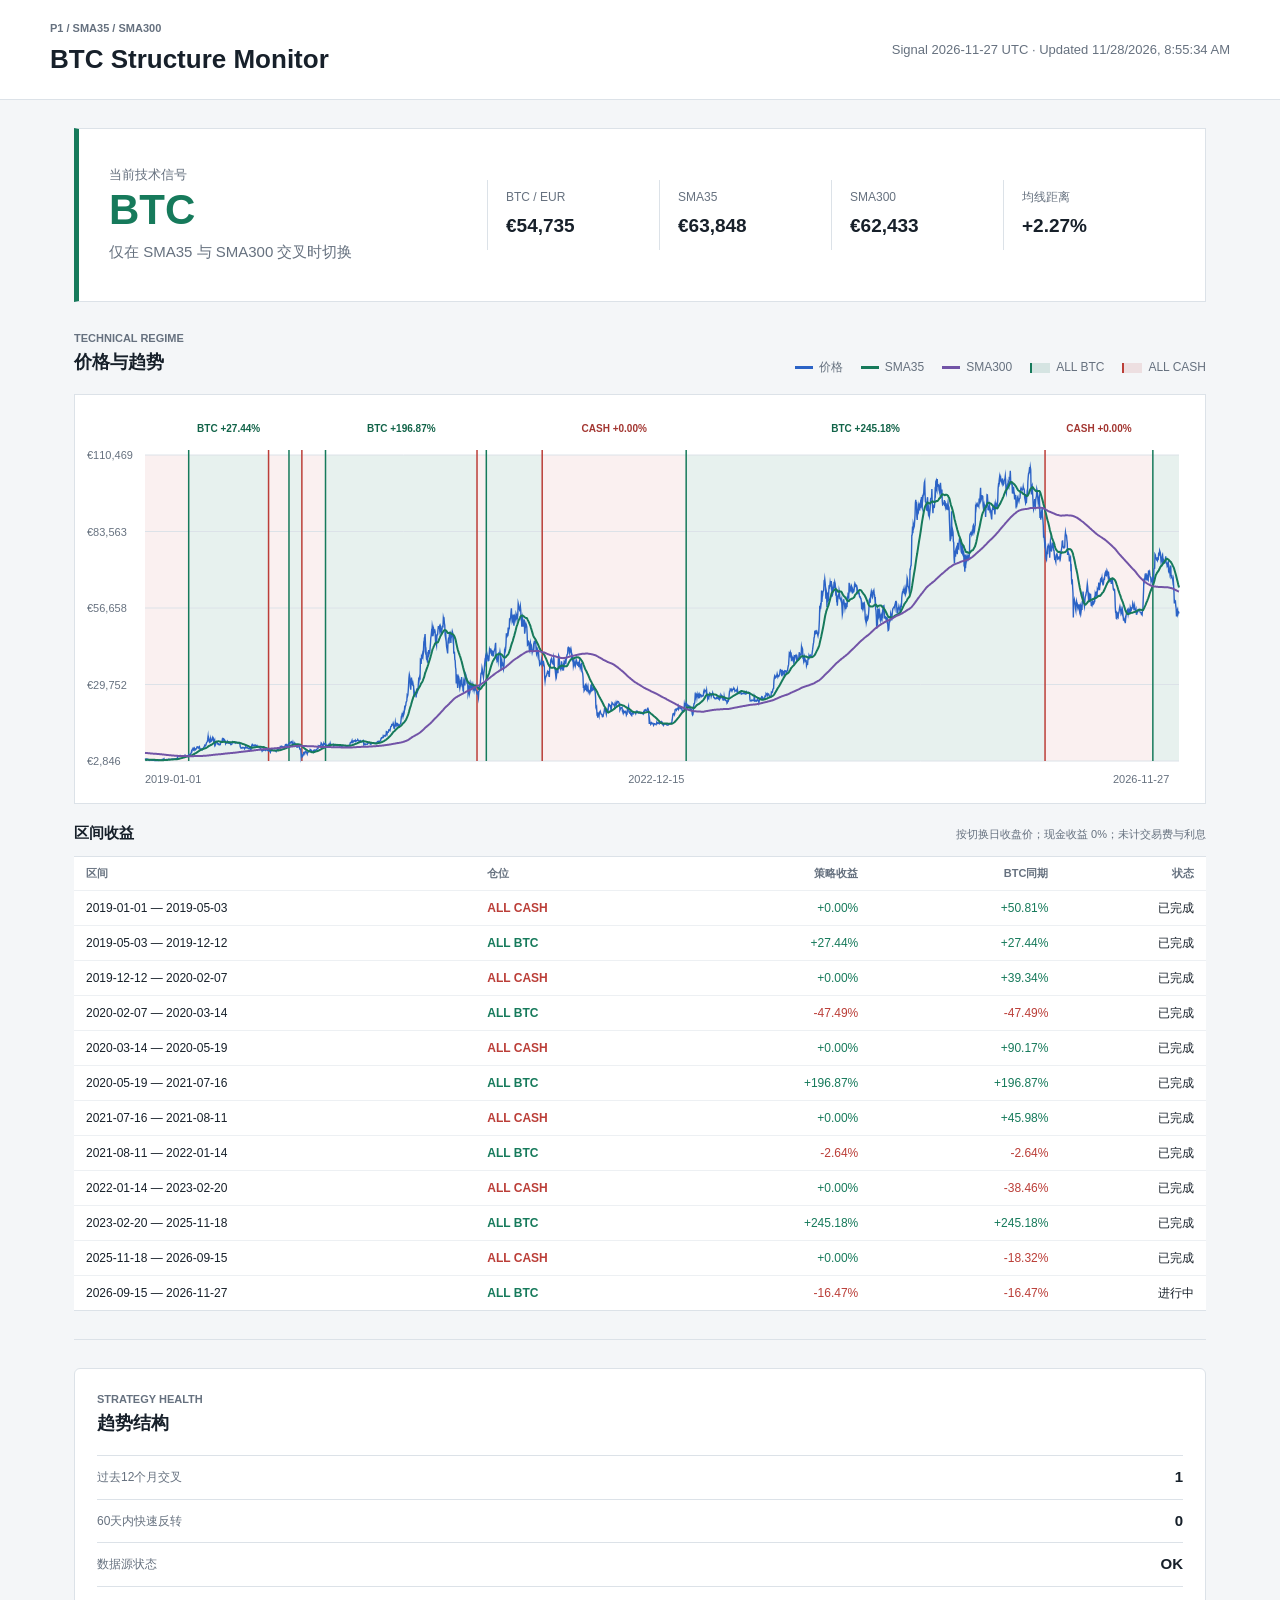
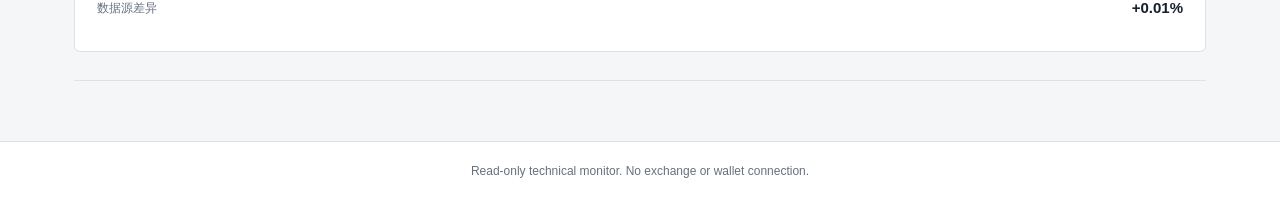
<file: site/index.html>
<!doctype html>
<html lang="zh-CN">
<head>
  <meta charset="utf-8">
  <meta name="viewport" content="width=device-width, initial-scale=1">
  <meta name="color-scheme" content="light">
  <title>BTC Structure Monitor</title>
  <link rel="stylesheet" href="assets/monitor.css">
</head>
<body>
  <header class="topbar">
    <div><p class="eyebrow">P1 / SMA35 / SMA300</p><h1>BTC Structure Monitor</h1></div>
    <div class="freshness" id="freshness">Loading data...</div>
  </header>
  <main>
    <section class="signal-band" id="signal-band">
      <div>
        <p class="label">当前技术信号</p><div class="signal" id="signal">--</div>
        <p class="signal-copy" id="signal-copy">等待完整 UTC 日线数据</p>
      </div>
      <dl class="signal-metrics">
        <div><dt>BTC / EUR</dt><dd id="price">--</dd></div>
        <div><dt>SMA35</dt><dd id="short-sma">--</dd></div>
        <div><dt>SMA300</dt><dd id="long-sma">--</dd></div>
        <div><dt>均线距离</dt><dd id="gap">--</dd></div>
      </dl>
    </section>
    <section class="chart-section">
      <div class="section-heading">
        <div><p class="eyebrow">Technical regime</p><h2>价格与趋势</h2></div>
        <div class="legend"><span>价格</span><span class="short-key">SMA35</span><span class="long-key">SMA300</span><span class="btc-zone-key">ALL BTC</span><span class="cash-zone-key">ALL CASH</span></div>
      </div>
      <div class="chart-wrap">
        <canvas id="trend-chart" aria-label="BTC EUR price, moving averages and position intervals"></canvas>
        <div class="chart-tooltip" id="chart-tooltip" hidden>
          <strong id="tooltip-title">--</strong><span id="tooltip-dates">--</span>
          <dl><div><dt>策略收益</dt><dd id="tooltip-strategy">--</dd></div><div><dt>BTC同期</dt><dd id="tooltip-btc">--</dd></div></dl>
        </div>
      </div>
      <div class="period-results">
        <div class="period-results-heading"><h2>区间收益</h2><span>按切换日收盘价；现金收益 0%；未计交易费与利息</span></div>
        <div class="period-table-wrap">
          <table>
            <thead><tr><th>区间</th><th>仓位</th><th>策略收益</th><th>BTC同期</th><th>状态</th></tr></thead>
            <tbody id="period-body"></tbody>
          </table>
        </div>
      </div>
    </section>
    <section class="status-grid single">
      <article class="panel">
        <p class="eyebrow">Strategy health</p><h2>趋势结构</h2>
        <dl class="rows">
          <div><dt>过去12个月交叉</dt><dd id="cross-count">--</dd></div>
          <div><dt>60天内快速反转</dt><dd id="rapid-count">--</dd></div>
          <div><dt>数据源状态</dt><dd id="data-health">--</dd></div>
          <div><dt>数据源差异</dt><dd id="divergence">--</dd></div>
        </dl>
      </article>
    </section>
  </main>
  <footer>Read-only technical monitor. No exchange or wallet connection.</footer>
  <script src="assets/monitor.js"></script>
</body>
</html>
</file>
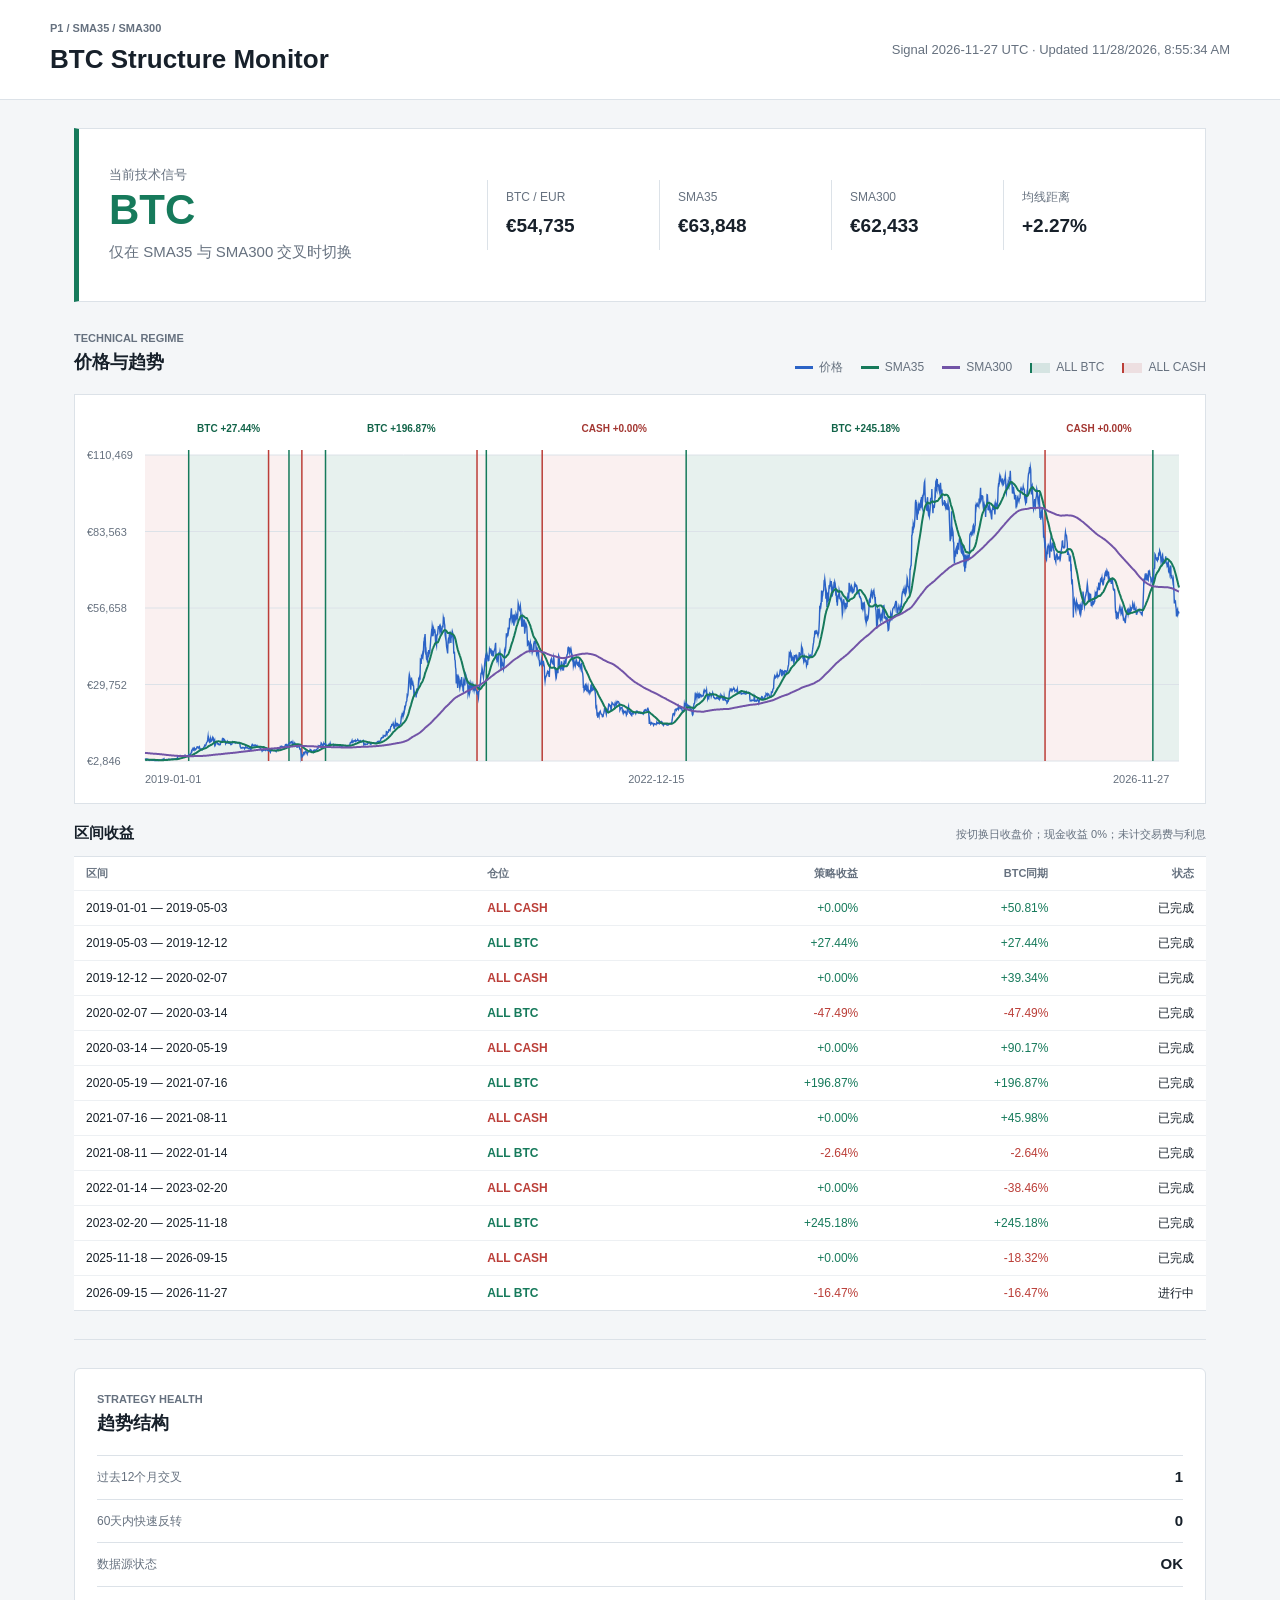
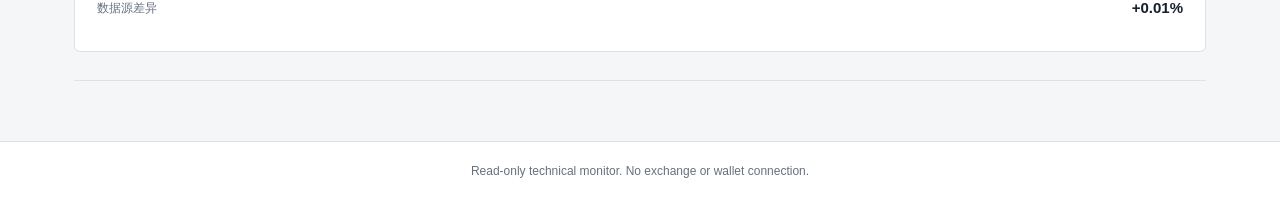
<file: site/index.template.html>
<!doctype html>
<html lang="zh-CN">
<head>
  <meta charset="utf-8">
  <meta name="viewport" content="width=device-width, initial-scale=1">
  <meta name="color-scheme" content="light">
  <title>{{PAGE_TITLE}}</title>
  <link rel="stylesheet" href="assets/monitor.css">
</head>
<body>
  <header class="topbar">
    <div><p class="eyebrow">P1 / SMA35 / SMA300</p><h1>BTC Structure Monitor</h1></div>
    <div class="freshness" id="freshness">Loading data...</div>
  </header>
  <main>
    <section class="signal-band" id="signal-band">
      <div>
        <p class="label">当前技术信号</p><div class="signal" id="signal">--</div>
        <p class="signal-copy" id="signal-copy">等待完整 UTC 日线数据</p>
      </div>
      <dl class="signal-metrics">
        <div><dt>BTC / EUR</dt><dd id="price">--</dd></div>
        <div><dt>SMA35</dt><dd id="short-sma">--</dd></div>
        <div><dt>SMA300</dt><dd id="long-sma">--</dd></div>
        <div><dt>均线距离</dt><dd id="gap">--</dd></div>
      </dl>
    </section>
    <section class="chart-section">
      <div class="section-heading">
        <div><p class="eyebrow">Technical regime</p><h2>价格与趋势</h2></div>
        <div class="legend"><span>价格</span><span class="short-key">SMA35</span><span class="long-key">SMA300</span><span class="btc-zone-key">ALL BTC</span><span class="cash-zone-key">ALL CASH</span></div>
      </div>
      <div class="chart-wrap">
        <canvas id="trend-chart" aria-label="BTC EUR price, moving averages and position intervals"></canvas>
        <div class="chart-tooltip" id="chart-tooltip" hidden>
          <strong id="tooltip-title">--</strong><span id="tooltip-dates">--</span>
          <dl><div><dt>策略收益</dt><dd id="tooltip-strategy">--</dd></div><div><dt>BTC同期</dt><dd id="tooltip-btc">--</dd></div></dl>
        </div>
      </div>
      <div class="period-results">
        <div class="period-results-heading"><h2>区间收益</h2><span>按切换日收盘价；现金收益 0%；未计交易费与利息</span></div>
        <div class="period-table-wrap">
          <table>
            <thead><tr><th>区间</th><th>仓位</th><th>策略收益</th><th>BTC同期</th><th>状态</th></tr></thead>
            <tbody id="period-body"></tbody>
          </table>
        </div>
      </div>
    </section>
    <section class="status-grid single">
      <article class="panel">
        <p class="eyebrow">Strategy health</p><h2>趋势结构</h2>
        <dl class="rows">
          <div><dt>过去12个月交叉</dt><dd id="cross-count">--</dd></div>
          <div><dt>60天内快速反转</dt><dd id="rapid-count">--</dd></div>
          <div><dt>数据源状态</dt><dd id="data-health">--</dd></div>
          <div><dt>数据源差异</dt><dd id="divergence">--</dd></div>
        </dl>
      </article>
    </section>
  </main>
  <footer>Read-only technical monitor. No exchange or wallet connection.</footer>
  <script src="assets/monitor.js"></script>
</body>
</html>
</file>
<file: site/assets/monitor.css>
:root {
  --ink: #17202a; --muted: #66717f; --line: #dce2e8; --surface: #fff; --page: #f4f6f8;
  --green: #167a5b; --red: #bb3e38; --blue: #2b63c6; --purple: #7254a7;
}
* { box-sizing: border-box; }
body { margin: 0; background: var(--page); color: var(--ink); font: 15px/1.5 -apple-system, BlinkMacSystemFont, "Segoe UI", sans-serif; letter-spacing: 0; }
.topbar { min-height: 96px; padding: 20px max(24px, calc((100vw - 1180px) / 2)); background: var(--surface); border-bottom: 1px solid var(--line); display: flex; align-items: center; justify-content: space-between; gap: 24px; }
h1, h2, p { margin-top: 0; } h1 { margin-bottom: 0; font-size: 26px; font-weight: 680; letter-spacing: 0; } h2 { margin-bottom: 0; font-size: 18px; letter-spacing: 0; }
.eyebrow { margin-bottom: 3px; color: var(--muted); font-size: 11px; font-weight: 700; text-transform: uppercase; }
.freshness { color: var(--muted); font-size: 13px; text-align: right; }
main { max-width: 1180px; margin: 0 auto; padding: 28px 24px 60px; }
.signal-band { min-height: 174px; padding: 26px 30px; border: 1px solid var(--line); border-left: 5px solid var(--green); background: var(--surface); display: grid; grid-template-columns: minmax(220px, 1fr) minmax(480px, 2fr); gap: 34px; align-items: center; }
.signal-band.cash { border-left-color: var(--red); } .label { margin-bottom: 2px; color: var(--muted); font-size: 13px; }
.signal { font-size: 42px; font-weight: 740; line-height: 1.1; color: var(--green); } .cash .signal { color: var(--red); }
.signal-copy { margin: 8px 0 0; color: var(--muted); }
.signal-metrics { display: grid; grid-template-columns: repeat(4, minmax(0, 1fr)); margin: 0; }
.signal-metrics div { min-height: 70px; padding: 8px 18px; border-left: 1px solid var(--line); }
dt { color: var(--muted); font-size: 12px; } dd { margin: 6px 0 0; font-size: 19px; font-weight: 650; font-variant-numeric: tabular-nums; }
.chart-section { padding: 28px 0; border-bottom: 1px solid var(--line); }
.section-heading { margin-bottom: 18px; display: flex; align-items: end; justify-content: space-between; gap: 20px; }
.legend { display: flex; gap: 18px; color: var(--muted); font-size: 12px; }
.legend span::before { content: ""; width: 18px; height: 3px; margin-right: 6px; display: inline-block; vertical-align: middle; background: var(--blue); }
.legend .short-key::before { background: var(--green); } .legend .long-key::before { background: var(--purple); }
.legend .btc-zone-key::before, .legend .cash-zone-key::before { height: 10px; border-left: 2px solid; }
.legend .btc-zone-key::before { border-color: var(--green); background: rgba(22, 122, 91, 0.14); }
.legend .cash-zone-key::before { border-color: var(--red); background: rgba(187, 62, 56, 0.12); }
.chart-wrap { position: relative; height: 410px; width: 100%; background: var(--surface); border: 1px solid var(--line); padding: 12px; }
#trend-chart { width: 100%; height: 100%; display: block; cursor: crosshair; }
.chart-tooltip { position: absolute; z-index: 2; min-width: 218px; padding: 11px 13px; border: 1px solid #cbd3dc; border-radius: 4px; background: rgba(255, 255, 255, 0.97); box-shadow: 0 4px 14px rgba(23, 32, 42, 0.12); pointer-events: none; }
.chart-tooltip strong { display: block; font-size: 12px; } .chart-tooltip > span { color: var(--muted); font-size: 11px; }
.chart-tooltip dl { display: grid; grid-template-columns: 1fr 1fr; gap: 16px; margin: 8px 0 0; }
.chart-tooltip dd { margin-top: 2px; font-size: 14px; }
.period-results { margin-top: 18px; }
.period-results-heading { min-height: 34px; display: flex; align-items: baseline; justify-content: space-between; gap: 16px; }
.period-results-heading h2 { font-size: 15px; } .period-results-heading span { color: var(--muted); font-size: 11px; }
.period-table-wrap { overflow-x: auto; border-top: 1px solid var(--line); border-bottom: 1px solid var(--line); background: var(--surface); }
table { width: 100%; min-width: 720px; border-collapse: collapse; font-size: 12px; font-variant-numeric: tabular-nums; }
th, td { padding: 8px 12px; border-bottom: 1px solid #edf0f3; text-align: right; white-space: nowrap; }
th:first-child, td:first-child, th:nth-child(2), td:nth-child(2) { text-align: left; }
thead th { color: var(--muted); font-size: 11px; font-weight: 600; }
tbody tr:last-child th, tbody tr:last-child td { border-bottom: 0; }
.state-btc { color: var(--green); } .state-cash { color: var(--red); }
.positive { color: var(--green); } .negative { color: var(--red); }
.status-grid { display: grid; grid-template-columns: 1fr 1fr; gap: 20px; padding: 28px 0; border-bottom: 1px solid var(--line); }
.status-grid.single { grid-template-columns: 1fr; }
.panel { min-height: 230px; padding: 22px; background: var(--surface); border: 1px solid var(--line); border-radius: 6px; }
.rows { margin: 18px 0 0; } .rows div { padding: 10px 0; border-top: 1px solid var(--line); display: flex; align-items: center; justify-content: space-between; gap: 16px; }
.rows dd { margin: 0; font-size: 15px; }
footer { padding: 20px 24px; border-top: 1px solid var(--line); color: var(--muted); text-align: center; font-size: 12px; background: var(--surface); }
@media (max-width: 900px) { .signal-band { grid-template-columns: 1fr; } .signal-metrics { grid-template-columns: repeat(2, 1fr); } .signal-metrics div:nth-child(odd) { border-left: 0; } }
@media (max-width: 620px) { .topbar { align-items: stretch; flex-direction: column; gap: 10px; } h1 { font-size: 21px; } .freshness { text-align: left; } main { padding: 18px 14px 42px; } .signal-band { padding: 22px 18px; } .signal { font-size: 34px; } .signal-metrics div { padding: 10px 8px; } dd { font-size: 16px; } .chart-wrap { height: 320px; } .status-grid { grid-template-columns: 1fr; } .legend { display: none; } .period-results-heading { align-items: flex-start; flex-direction: column; gap: 2px; } }
</file>
